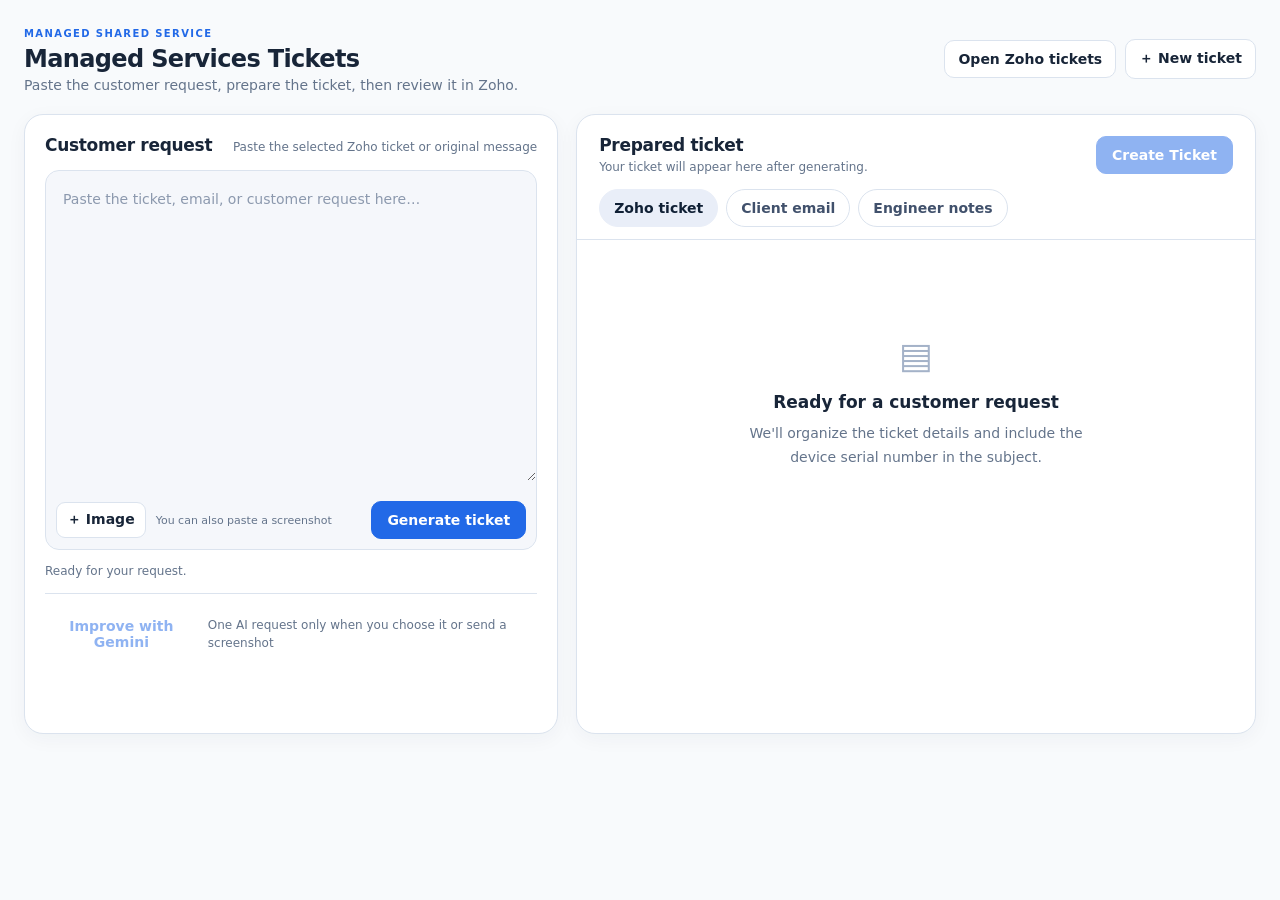
<file: managed-services/ticket-workspace/index.html>
<!doctype html>
<html lang="en">
<head>
  <meta charset="utf-8">
  <meta name="viewport" content="width=device-width,initial-scale=1">
  <meta name="color-scheme" content="light dark">
  <title>Managed Services Tickets — MAU</title>
  <link rel="stylesheet" href="style.css">
</head>
<body>
<main class="page">
  <header class="page-heading">
    <div><span class="eyebrow">MANAGED SHARED SERVICE</span><h1>Managed Services Tickets</h1><p>Paste the customer request, prepare the ticket, then review it in Zoho.</p></div>
    <div class="heading-actions"><a class="outline" href="https://helpcenter.amti.com.ph/agent/amtiphilippines/managed-shared-service/tickets/list/all-cases" target="_blank" rel="noopener noreferrer">Open Zoho tickets</a><button type="button" id="newTicket" class="outline">＋ New ticket</button></div>
  </header>
  <div class="workspace-grid">
    <section class="entry-card" aria-labelledby="source-heading">
      <div class="entry-header"><h2 id="source-heading">Customer request</h2><span class="quiet">Paste the selected Zoho ticket or original message</span></div>
      <div class="composer">
        <textarea id="source" spellcheck="true" placeholder="Paste the ticket, email, or customer request here…" aria-label="Customer ticket details"></textarea>
        <div class="attachments" id="attachments" hidden></div>
        <div class="composer-bottom">
          <label class="attachment-button" for="upload">＋ Image</label><input id="upload" type="file" accept="image/png,image/jpeg,image/webp" multiple hidden>
          <span class="composer-tip">You can also paste a screenshot</span>
          <button type="button" class="primary" id="generate">Generate ticket</button>
        </div>
      </div>
      <p class="status" id="status" role="status" aria-live="polite">Ready for your request.</p>
      <div id="history" class="history" hidden></div>
      <div class="entry-footer"><button type="button" id="improve" class="text-link" disabled>Improve with Gemini</button><span class="quiet">One AI request only when you choose it or send a screenshot</span></div>
    </section>

    <section class="result-card" aria-labelledby="ticket-heading">
      <div class="result-top">
        <div><h2 id="ticket-heading">Prepared ticket</h2><p id="resultHint">Your ticket will appear here after generating.</p></div>
        <button id="createTicket" class="primary" type="button" disabled>Create Ticket</button>
      </div>
      <div class="tabs" role="tablist" aria-label="Prepared ticket and separate conversations">
        <button class="tab active" data-mode="zoho" role="tab" aria-selected="true">Zoho ticket</button>
        <button class="tab" data-mode="email" role="tab" aria-selected="false">Client email</button>
        <button class="tab" data-mode="notes" role="tab" aria-selected="false">Engineer notes</button>
      </div>
      <div class="result-scroll">
        <div id="emptyState" class="empty"><div class="empty-icon">▤</div><h3>Ready for a customer request</h3><p>We'll organize the ticket details and include the device serial number in the subject.</p></div>
        <div id="zohoView" hidden>
          <div class="field-title"><h3>Ticket details</h3><span class="quiet">You can correct any field before autofill.</span></div>
          <div class="fields" id="ticketFields"></div>
          <details class="advanced"><summary>Zoho settings</summary><label for="newZohoUrl">New Ticket page address</label><input id="newZohoUrl" type="url" value="https://helpcenter.amti.com.ph/agent/amtiphilippines/managed-shared-service/tickets/new" readonly><p class="quiet">Uses the Managed Services department. An open Managed Services Edit Ticket tab is used first.</p></details>
          <div class="action-row"><button id="copyFields" type="button" class="outline">Copy ticket fields</button><span class="quiet">Zoho does not save automatically.</span></div>
        </div>
        <div id="emailView" hidden>
          <div class="field-title"><h3>Client email</h3><span class="quiet">Review the message before sending.</span></div>
          <label for="emailTicketNumber">Zoho ticket number</label><input id="emailTicketNumber" inputmode="numeric" placeholder="Enter ticket number after creating it">
          <div class="cc-block">
            <label for="emailCc">Cc</label>
            <textarea id="emailCc" class="cc-input" rows="5" spellcheck="false" placeholder="Email addresses, separated by commas or new lines" aria-label="Client email Cc recipients"></textarea>
            <div class="cc-actions"><button type="button" id="saveCc" class="outline">Save Cc</button><button type="button" id="copyCc" class="outline">Copy Cc</button><span id="ccStatus" class="quiet" aria-live="polite"></span></div>
          </div>
          <label for="emailText" class="email-body-label">Email</label>
          <textarea class="prepared-text" id="emailText" aria-label="Editable client email"></textarea><div class="action-row"><button type="button" id="copyEmail" class="outline">Copy email</button></div>
        </div>
        <div id="notesView" hidden>
          <div class="field-title"><h3>Engineer notes</h3><span class="quiet">Requested work and safe next steps</span></div>
          <textarea class="prepared-text" id="notesText" aria-label="Editable engineer notes"></textarea><div class="action-row"><button type="button" id="copyNotes" class="outline">Copy notes</button></div>
        </div>
        <div id="modeChat" class="mode-chat" hidden><h3>Follow-up conversation</h3><div class="mode-messages" id="modeMessages"></div><div class="follow-input"><input id="followQuestion" placeholder="Ask for a change or clarification…" aria-label="Ask a question about this ticket"><button type="button" id="sendFollow" class="outline">Ask Gemini</button></div></div>
      </div>
    </section>
  </div>
</main>
<script src="managed-ticket.js"></script>
<script src="app.js"></script>
</body>
</html>
</file>
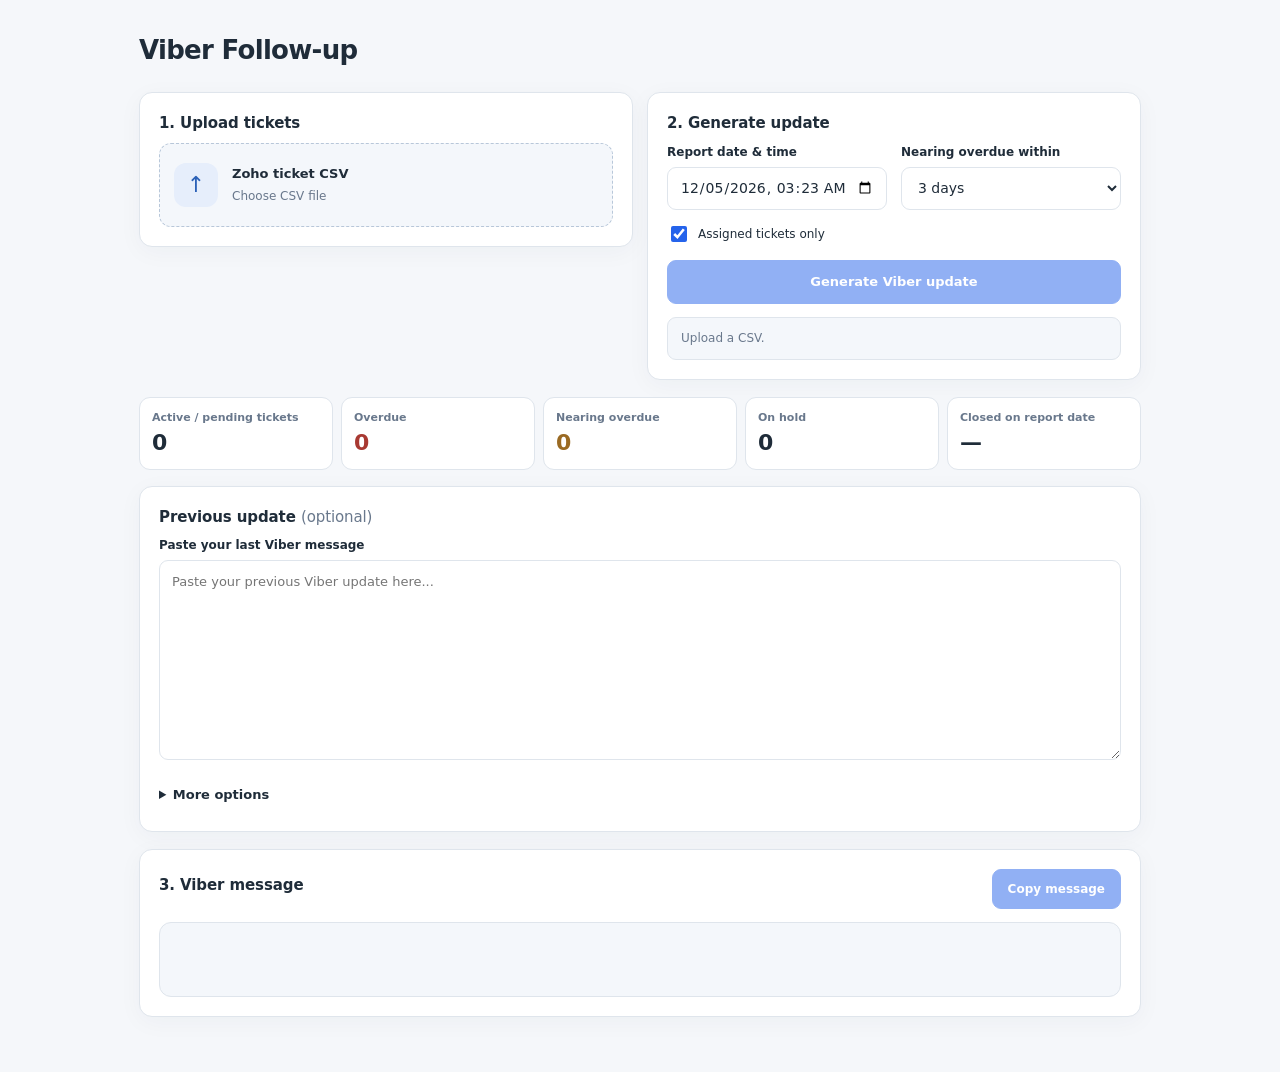
<file: reporting/followup.html>
<!doctype html>
<html lang="en">
<head>
<meta charset="utf-8"><meta name="viewport" content="width=device-width, initial-scale=1">
<title>MAU Operation Desk — Viber Follow-up</title>
<style>
:root{font:14px/1.5 Inter,system-ui,-apple-system,"Segoe UI",sans-serif;color:#202d3b;background:#f5f7fa;--bg:#f5f7fa;--surface:#fff;--border:#dfe5ec;--text:#1f2c39;--muted:#69788c;--field:#fff;--blue:#2563eb;--soft:#f4f7fb;--shadow:0 5px 24px rgba(30,45,70,.04);--danger:#a83932;--warning:#9a6a23}body.theme-dark{color-scheme:dark;--bg:#1a1c21;--surface:#22252c;--border:#353a43;--text:#edf1f7;--muted:#a5afbf;--field:#171a20;--soft:#1d2027;--shadow:none;--danger:#fc9c9c;--warning:#f7cc77}*{box-sizing:border-box}html,body{margin:0;min-height:100%;background:var(--bg);color:var(--text)}button,input,textarea,select{font:inherit;color:inherit}button{cursor:pointer}button:disabled{cursor:not-allowed;opacity:.5}button:focus-visible,input:focus-visible,textarea:focus-visible{outline:3px solid #86b5fa;outline-offset:2px}.page{max-width:1360px;margin:0 auto;padding:30px 30px 60px}.eyebrow{font-weight:650;font-size:11px;color:var(--muted);letter-spacing:.5px}.hero{display:flex;justify-content:space-between;gap:20px;align-items:center;margin-bottom:24px}.hero h1{font-size:27px;letter-spacing:-.7px;margin:6px 0;color:var(--text)}.hero p{margin:0;color:var(--muted);font-size:13px;max-width:720px}.pill{border:1px solid var(--border);background:var(--surface);border-radius:99px;padding:7px 12px;font-size:11px;font-weight:650;color:var(--muted);white-space:nowrap}.top-grid{display:grid;grid-template-columns:minmax(0,1.25fr) minmax(300px,1fr);gap:16px}.card{border:1px solid var(--border);background:var(--surface);padding:22px;border-radius:13px;box-shadow:var(--shadow);min-width:0}.card h2{font-size:15px;margin:0 0 8px;font-weight:700;letter-spacing:-.1px}.hint{font-size:12px;color:var(--muted);margin:0 0 14px;line-height:1.6}.upload{position:relative;display:flex;align-items:center;gap:14px;border:1.5px dashed #b8c7d9;border-radius:12px;background:var(--soft);padding:23px 18px;min-height:106px;cursor:pointer}.upload:hover,.upload.drag{border-color:#407ded}.upload.loaded{border-style:solid;border-color:#64a585}.upload input{position:absolute;inset:0;opacity:0;cursor:pointer;width:100%;height:100%}.upload-symbol{display:grid;place-items:center;width:44px;height:44px;border-radius:12px;background:#e6eefb;color:#2b61b7;font-size:22px;flex:0 0 auto}body.theme-dark .upload-symbol{background:#263143;color:#9fc1ff}.upload strong{display:block;margin-bottom:4px;font-size:13px}.upload small{display:block;color:var(--muted);font-size:12px;overflow-wrap:anywhere}.fine{font-size:11px;color:var(--muted);margin-top:11px}.fields{display:grid;grid-template-columns:1fr 1fr;gap:14px}.field{display:grid;gap:6px;min-width:0}.field label,.field-label{font-size:12px;font-weight:650;color:var(--text)}.field input,.field select,textarea{border:1px solid var(--border);border-radius:9px;background:var(--field);padding:11px 12px;width:100%;min-width:0}.field input{height:43px}.field-note{font-size:11px;color:var(--muted)}.btn{display:inline-flex;align-items:center;justify-content:center;border:1px solid var(--border);border-radius:9px;background:var(--surface);padding:10px 15px;font-size:12px;font-weight:650;gap:7px;transition:background .15s}.btn:hover:not(:disabled){background:var(--soft)}.btn.primary{background:var(--blue);border-color:var(--blue);color:#fff}.btn.primary:hover:not(:disabled){background:#1d50c3}.btn.wide{width:100%;margin-top:15px;min-height:44px;font-size:13px}.checkbox-row{display:flex;align-items:center;gap:8px;font-size:12px;margin:13px 0 0;cursor:pointer}.checkbox-row input{width:16px;height:16px;accent-color:var(--blue)}.checkbox-row small{font-size:11px;color:var(--muted)}.notice{margin-top:13px;padding:11px 13px;border-radius:9px;background:var(--soft);border:1px solid var(--border);font-size:12px;color:var(--muted);line-height:1.6}.notice.warn{border-color:#dfc99d;color:var(--warning)}.notice.ok{border-color:#a5c9b3;color:#236344}body.theme-dark .notice.ok{color:#a9dfbd}.stats{display:grid;grid-template-columns:repeat(5,1fr);gap:12px;margin-top:17px}.stat{background:var(--surface);border:1px solid var(--border);border-radius:11px;padding:15px 17px}.stat span{display:block;font-size:11px;color:var(--muted);font-weight:650}.stat strong{display:block;font-size:25px;margin-top:4px;font-weight:750;line-height:1.2}.stat.overdue strong{color:var(--danger)}.stat.near strong{color:var(--warning)}.edit-card{margin-top:17px}.edit-fields{display:grid;grid-template-columns:1fr 1fr;gap:16px}.previous-viber{margin:0 0 17px}.previous-viber textarea{min-height:155px;resize:vertical;font-size:12px;line-height:1.7;font-family:ui-monospace,Consolas,monospace}.edit-fields textarea{min-height:94px;resize:vertical;font-size:12px;line-height:1.6}.edit-fields code{font-size:11px;color:var(--muted)}.edit-fields .field-note{margin:0 0 8px;line-height:1.5}.output{margin-top:17px}.output-tools{display:flex;justify-content:space-between;align-items:center;flex-wrap:wrap;gap:12px;margin:0 0 13px}.output-tools p{margin:0;color:var(--muted);font-size:12px}.output-buttons{display:flex;gap:8px;flex-wrap:wrap}.preview{padding:22px 24px;border:1px solid var(--border);background:var(--soft);border-radius:12px;color:var(--text);font:13px/1.75 Consolas,"Courier New",monospace;white-space:pre-wrap;overflow-wrap:anywhere;max-height:700px;overflow:auto;min-height:170px;user-select:text}.preview.empty{font:13px/1.5 Inter,system-ui,sans-serif;color:var(--muted)}.table-section{margin-top:17px}.search-row{display:flex;justify-content:space-between;align-items:center;gap:12px}.search-row input{width:min(320px,100%);background:var(--field);border:1px solid var(--border);border-radius:9px;padding:10px 12px;font-size:12px}.table-wrap{overflow:auto;max-height:360px;border:1px solid var(--border);border-radius:10px}.table-wrap table{width:100%;border-collapse:collapse;font-size:12px}.table-wrap th{text-align:left;background:var(--soft);color:var(--muted);position:sticky;top:0;z-index:1;font-weight:650}.table-wrap th,.table-wrap td{padding:11px 13px;border-bottom:1px solid var(--border);white-space:nowrap}.table-wrap td.wrap{white-space:normal;min-width:200px}.empty-table{padding:18px;color:var(--muted);font-size:12px}.status-overrides{margin-top:14px}.status-overrides summary{font-size:12px;font-weight:650;cursor:pointer;color:var(--muted)}.status-overrides .field-note{margin:10px 0}.status-overrides textarea{min-height:70px;font-size:12px;resize:vertical}.badge{display:inline-block;border-radius:99px;background:var(--soft);border:1px solid var(--border);padding:3px 8px;font-size:11px}.footer{margin-top:18px;font-size:11px;color:var(--muted)}@media(max-width:960px){.top-grid,.edit-fields{grid-template-columns:1fr}.stats{grid-template-columns:repeat(3,1fr)}}@media(max-width:650px){.page{padding:20px 14px 45px}.hero{align-items:flex-start;flex-direction:column}.fields{grid-template-columns:1fr}.stats{grid-template-columns:repeat(2,1fr)}.card{padding:15px}.preview{padding:15px}.output-tools{align-items:flex-start}}@media print{.hero,.top-grid,.stats,.edit-card,.output-tools,.table-section,.footer{display:none!important}.output{margin:0}.card{border:none;box-shadow:none;padding:0}.preview{border:none;max-height:none}}

/* Simplified Viber workflow */
#reviewCard>summary{cursor:pointer;font-weight:650;font-size:13px;color:var(--text);padding:4px 0}
#reviewCard .search-row{margin:15px 0 10px}

.page{max-width:1050px;padding:25px 24px 55px}.hero{margin-bottom:16px}.hero h1{font-size:26px}
.top-grid{grid-template-columns:minmax(0,1fr) minmax(0,1fr);gap:14px;align-items:start}
.card{padding:19px}.upload{min-height:84px;padding:14px}.edit-card{margin-top:16px}
.previous-viber textarea{min-height:100px;max-height:220px;resize:vertical;font:13px/1.5 Inter,system-ui,sans-serif}
.advanced-edit,.review-warnings{margin-top:15px}.advanced-edit>summary,.review-warnings>summary{font-size:13px;font-weight:650;color:var(--text);cursor:pointer;padding:8px 0}
.advanced-edit .edit-fields{margin:12px 0}.review-warnings[hidden]{display:none}
#previewHint:empty{display:none}.preview.empty{min-height:75px}.preview{font-size:14px;line-height:1.65}
.stats{gap:8px}.stat{padding:12px}.stat strong{font-size:22px}
@media(max-width:800px){.top-grid,.edit-fields{grid-template-columns:1fr}.page{padding:18px 14px}.hero h1{font-size:23px}}
</style>
</head>
<body>
<main class="page">
  <header class="hero"><div><h1>Viber Follow-up</h1></div></header>
  <div class="top-grid">
    <section class="card"><h2>1. Upload tickets</h2><label class="upload" id="dropzone"><span class="upload-symbol" id="fileSymbol">↑</span><span><strong>Zoho ticket CSV</strong><small id="fileInfo">Choose CSV file</small></span><input type="file" accept=".csv,text/csv" id="csvInput" aria-label="Upload Zoho Desk CSV ticket export"></label></section>
    <section class="card"><h2>2. Generate update</h2><div class="fields"><div class="field"><label for="asOf">Report date & time</label><input type="datetime-local" id="asOf"></div><div class="field"><label for="nearHours">Nearing overdue within</label><select id="nearHours"><option value="12">12 hours</option><option value="24">24 hours</option><option value="48">48 hours</option><option selected value="72">3 days</option><option value="168">7 days</option></select></div></div><label class="checkbox-row" for="assignedOnly"><input type="checkbox" id="assignedOnly" checked><span>Assigned tickets only</span></label><button id="generateBtn" class="btn primary wide" disabled>Generate Viber update</button><div class="notice" id="importStatus">Upload a CSV.</div></section>
  </div>
  <div class="stats" id="stats" hidden><div class="stat"><span>Active / pending tickets</span><strong id="countActive">0</strong></div><div class="stat overdue"><span>Overdue</span><strong id="countOverdue">0</strong></div><div class="stat near"><span>Nearing overdue</span><strong id="countNear">0</strong></div><div class="stat"><span>On hold</span><strong id="countHold">0</strong></div><div class="stat"><span>Closed on report date</span><strong id="countClosed">—</strong></div></div>
  <section class="card edit-card"><h2>Previous update <span style="font-weight:400;color:var(--muted)">(optional)</span></h2>
<div class="field previous-viber"><label for="previousViber" class="field-label">Paste your last Viber message</label><textarea id="previousViber" rows="9" spellcheck="false" placeholder="Paste your previous Viber update here..."></textarea></div>
<details class="advanced-edit"><summary>More options</summary><div class="edit-fields"><div><label class="field-label" for="noteLines">Ticket notes</label><textarea id="noteLines" placeholder="#110882 | Backups completed. PMO backups disabled; for closing\n#111131 | Ongoing Integrity Restore" spellcheck="false"></textarea></div><div><label class="field-label" for="closureLines">Closed times (if missing)</label><textarea id="closureLines" placeholder="#111684 | 13 Oct 2026 05:34 PM\n#111316 | 13 Oct 2026 06:29 PM | Ongoing cleanup" spellcheck="false"></textarea></div></div>
  <details class="status-overrides"><summary>Correct ticket statuses</summary><textarea id="statusLines" placeholder="#111263 | On Hold | 13 Oct 2026 01:02 PM"></textarea></details></details>
  <details class="review-warnings" id="reviewWarnings" hidden><summary id="reviewWarningSummary">Check details</summary><div class="notice" id="reviewStatus"></div></details></section>
  <section class="card output" id="outputCard"><div class="output-tools"><div><h2>3. Viber message</h2><p id="previewHint"></p></div><div class="output-buttons"><button class="btn primary" disabled id="copyReport">Copy message</button></div></div><div id="preview" class="preview empty" aria-live="polite"></div></section>
  <details class="card table-section" id="reviewCard" hidden><summary>View tickets</summary><div class="search-row"><div><p class="hint" id="rowCountHint"></p></div><input type="search" id="search" placeholder="Find ticket"></div><div class="table-wrap"><table><thead><tr><th>Ticket</th><th>Customer</th><th>Severity</th><th>Status</th><th>Due date</th><th>Engineer</th></tr></thead><tbody id="reviewRows"></tbody></table><div class="empty-table" id="tableEmpty" hidden>No matching tickets.</div></div></details>
  
</main>
<script src="followup.js"></script>
</body></html>
</file>
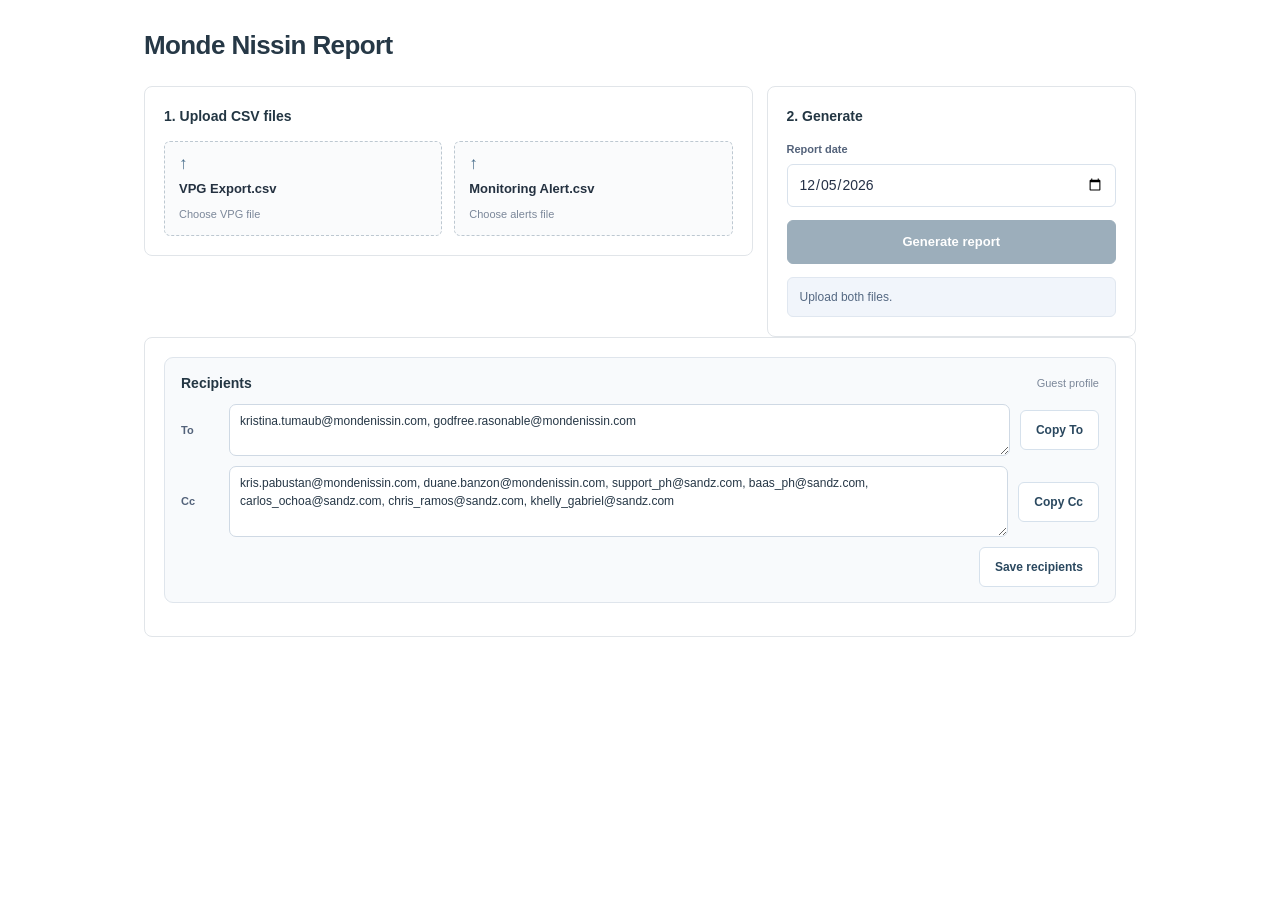
<file: reporting/monde.html>
<!doctype html>
<html lang="en">
<head>
<meta charset="utf-8"><meta name="viewport" content="width=device-width,initial-scale=1">
<title>Monde Nissin — Daily Reporting</title>
<style>
:root{font:14px/1.5 Inter,ui-sans-serif,-apple-system,BlinkMacSystemFont,"Segoe UI",Arial,sans-serif;color:#253249;background:#f5f7fb}*{box-sizing:border-box}body{margin:0;background:#f5f7fb}button,input,textarea{font:inherit}button{cursor:pointer}button:disabled{opacity:.48;cursor:not-allowed}button:focus-visible,input:focus-visible,textarea:focus-visible,.drop:focus-within{outline:3px solid #92bdfd;outline-offset:2px}.page{max-width:1380px;margin:0 auto;padding:34px 40px 65px}.eyebrow{font-size:11px;font-weight:800;color:#2475bd;text-transform:uppercase;letter-spacing:1.5px}.hero{display:flex;justify-content:space-between;align-items:center;gap:24px;margin-bottom:24px}.hero h1{margin:5px 0 9px;font-size:30px;letter-spacing:-1px;line-height:1.2;color:#19293f}.hero p{margin:0;color:#728098;font-size:13px}.muted{color:#7b8799}.badge{padding:6px 11px;border:1px solid #d7e3f2;border-radius:30px;background:#edf5ff;color:#285f9c;font-size:11px;font-weight:750;white-space:nowrap}.card{background:#fff;border:1px solid #e2e7ef;border-radius:15px;box-shadow:0 4px 16px #25354e08;padding:22px;min-width:0}.heading{display:flex;gap:12px;align-items:center;justify-content:space-between;margin-bottom:14px}.heading h2{font-size:16px;letter-spacing:-.3px;margin:0;color:#253249}.heading p{margin:5px 0 0;color:#7b8799;font-size:12px}.step{display:inline-flex;align-items:center;justify-content:center;background:#e7f0ff;color:#1e67c3;border-radius:9px;width:30px;height:30px;font-weight:800;margin-right:8px}.top-grid{display:grid;grid-template-columns:minmax(0,1.38fr) minmax(270px,1fr);gap:18px}.file-grid{display:grid;grid-template-columns:1fr 1fr;gap:12px}.drop{display:flex;flex-direction:column;justify-content:center;gap:7px;min-height:153px;border:1.5px dashed #c9d7e8;background:#f9fbff;border-radius:12px;padding:20px;position:relative;transition:.2s}.drop:hover,.drop.drag{border-color:#3c80d9;background:#f1f7ff}.drop.ready{border-color:#83c9a5;background:#f1faf5}.drop input{position:absolute;inset:0;width:100%;height:100%;opacity:0;cursor:pointer}.drop strong{font-size:13px;overflow-wrap:anywhere}.drop small{color:#7b8799;font-size:11px;overflow-wrap:anywhere}.drop .symbol{font-size:22px;color:#317ad5;line-height:1}.drop.ready .symbol{color:#12834d}.controls{display:flex;flex-direction:column;gap:13px}.field-label{display:block;font-size:11px;font-weight:750;color:#53627a;margin-bottom:6px}.date-input{width:100%;height:43px;border:1px solid #d9e2ec;border-radius:9px;padding:0 11px;background:#fff;color:#243046}.btn{border:1px solid #d6e1ec;border-radius:9px;background:white;color:#33516f;font-weight:700;padding:10px 15px;font-size:12px;display:inline-flex;align-items:center;justify-content:center;gap:7px;transition:background .18s}.btn:hover:not(:disabled){background:#f0f5fa}.btn.primary{color:white;border-color:#1769d1;background:#1769d1;box-shadow:0 6px 14px #1f73de25}.btn.primary:hover:not(:disabled){background:#075abd}.btn.wide{width:100%;min-height:46px;font-size:13px}.mini{font-size:11px;color:#7b8799}.info{border-radius:9px;background:#f1f5fb;border:1px solid #e0e7f0;padding:10px 12px;color:#546882;font-size:12px}.info.warn{background:#fff7eb;border-color:#f4deb2;color:#8f641d}.info.ok{background:#eef9f2;border-color:#cde9d5;color:#23704a}.results{margin-top:22px}.numbers{display:grid;grid-template-columns:repeat(4,1fr);gap:12px}.stat{padding:17px 18px;background:white;border:1px solid #e2e8f0;border-radius:13px}.stat span{font-size:11px;color:#738099;font-weight:650}.stat strong{display:block;font-size:27px;letter-spacing:-.7px;margin:3px 0 0;color:#26354b}.stat.green strong{color:#19915b}.stat.amber strong{color:#d18b19}.stat.red strong{color:#d64955}.section{margin-top:22px}.site-grid{display:grid;grid-template-columns:repeat(auto-fit,minmax(230px,1fr));gap:12px}.site{padding:15px 17px;border:1px solid #e0e8f1;border-radius:12px;background:#fff}.site strong{display:block;font-size:12px;color:#27394f}.site .detail{font-size:11px;margin-top:8px;color:#6e7d91}.site .site-rpo{font-size:19px;font-weight:800;letter-spacing:-.4px;color:#26354a;margin-top:3px}.site .flag{display:inline-block;margin-top:8px;font-size:11px;font-weight:750;color:#b47a1d}.alert-list{display:grid;gap:8px}.alert-item{border:1px solid #e3e8ef;border-radius:9px;padding:12px 13px;background:#fdfefe;font-size:12px}.alert-item.red{border-left:4px solid #dc5860}.alert-item.yellow{border-left:4px solid #d4a12e}.alert-head{display:flex;justify-content:space-between;gap:10px;font-weight:750;margin-bottom:5px}.alert-item p{margin:0;color:#6b778d;overflow-wrap:anywhere}.report-card{margin-top:22px}.toolbar{display:flex;flex-wrap:wrap;justify-content:space-between;align-items:center;gap:12px;margin-bottom:12px}.toolbar-btns{display:flex;gap:7px;flex-wrap:wrap}.subject{background:#f4f7fb;border:1px solid #e0e8f0;padding:11px 14px;border-radius:8px;font-size:12px;margin-bottom:13px;overflow-wrap:anywhere}.subject b{color:#53657e}.preview{min-height:165px;max-height:none;background:#fff;border:1px solid #dde5f0;border-radius:10px;padding:22px 24px;font-family:Arial,Helvetica,sans-serif;font-size:13px;line-height:1.5;color:#192027;overflow-wrap:anywhere}.preview h4{font-size:13px;margin:16px 0 5px}.preview p{margin:0 0 12px}.preview .site-block{margin:15px 0 20px}.preview .site-block p{margin:5px 0}.preview .alert-line{margin:7px 0 10px}.preview table{border-collapse:collapse;margin-top:6px;max-width:560px;width:100%}.preview td,.preview th{border:1px solid #545454;padding:5px 8px;text-align:left;font-size:12px}.preview .report-image{max-width:100%;max-height:350px;object-fit:contain;display:block;margin-top:10px}.copy-tip{font-size:11px;color:#738196}.screens{margin-top:12px}.screens summary,.details summary{cursor:pointer;color:#2b6ca9;font-weight:700;font-size:12px;padding:7px 0}.screens-grid{display:grid;grid-template-columns:repeat(auto-fit,minmax(220px,1fr));gap:9px;margin-top:7px}.screen-field{display:flex;flex-direction:column;gap:6px;font-size:11px;font-weight:700}.screen-field input{width:100%;font-size:11px;color:#4d5d72}.details{margin-top:15px}.details-body{margin-top:9px;padding-top:12px;border-top:1px solid #e4e9f1}.info-text{font-size:11px;color:#8693a6}.empty{border:1px dashed #d7e0eb;background:#f9fbfd;border-radius:9px;padding:13px;font-size:12px;color:#8290a2}.hidden{display:none!important}.toast{position:fixed;bottom:24px;right:24px;z-index:99;background:#1c314e;color:#fff;padding:11px 16px;font-size:12px;border-radius:9px;box-shadow:0 10px 24px #162a4e33;opacity:0;pointer-events:none;transition:opacity .2s}.toast.visible{opacity:1}.footer{margin-top:20px;font-size:11px;color:#8896a8}@media(max-width:900px){.page{padding:24px 20px 45px}.top-grid{grid-template-columns:1fr}.numbers{grid-template-columns:repeat(2,1fr)}}@media(max-width:600px){.file-grid{grid-template-columns:1fr}.hero{align-items:flex-start}.hero h1{font-size:24px}.toolbar{align-items:flex-start}.stat strong{font-size:23px}.preview{padding:16px 14px}}@media print{.hero,.top-grid,.results,.toolbar,.screens,.footer,.copy-tip,.info{display:none!important}.page{padding:0}.card{border:0;box-shadow:none}.report-card{display:block}.preview{border:0;padding:0}}
/* MAU styling — simple operations workbench */
:root{font-family:Inter,"Segoe UI",Arial,sans-serif;color:#293744;background:#f5f6f8}
body{background:#f5f6f8}
.page{max-width:1300px;padding:27px 28px 50px}
.hero{margin-bottom:20px}.hero h1{font-size:24px;letter-spacing:-.6px;color:#263846}
.eyebrow{color:#647585;letter-spacing:.9px;font-weight:650;font-size:10px}
.hero p{color:#75818b}.badge{border-radius:5px;color:#536575;background:#eef1f3;border-color:#e0e5ea;font-weight:550}
.card{border-radius:8px;box-shadow:none;border-color:#e1e5e9;padding:21px}
.heading h2{font-size:14px;color:#233643;letter-spacing:0}
.step{display:none}
.drop{border-radius:6px;min-height:129px;padding:15px;background:#fafbfc;border:1px dashed #bdc8d1}
.drop:hover,.drop.drag{border-color:#375a77;background:#f4f7f9}
.drop.ready{background:#eff7f2;border-color:#86b39c}
.drop .symbol{font-size:17px;color:#4b708d}
.date-input,.subject,.info,.stat,.site,.preview,.alert-item{border-radius:6px}
.btn{border-radius:6px;font-size:12px;font-weight:600;color:#2a485f}
.btn.primary{background:#315772;border-color:#315772;box-shadow:none}
.btn.primary:hover:not(:disabled){background:#213f57}
.btn.wide{min-height:44px}
.numbers,.site-grid{gap:10px}
.stat{padding:15px 16px}
.stat strong{font-size:26px}
.preview{font-size:13px}
@media(max-width:900px){.page{padding:22px 18px}.top-grid{grid-template-columns:1fr}}

/* Reporting follows the main app appearance preference */
:root{color:#243140;background:#fff}
body{background:#fff;color:#243140}
body.theme-dark{color:#f0f2f6;background:#1b1d22}
body.theme-dark .page{background:#1b1d22}
body.theme-dark .hero h1,body.theme-dark .heading h2,body.theme-dark .site strong,body.theme-dark .preview h4{color:#f4f5f7}
body.theme-dark .hero p,body.theme-dark .muted,body.theme-dark .mini,body.theme-dark .eyebrow{color:#b3bbc8}
body.theme-dark .badge{background:#252831;border-color:#3a3f48;color:#ccd5e1}
body.theme-dark .card,body.theme-dark .stat,body.theme-dark .site,body.theme-dark .preview,body.theme-dark .alert-item,body.theme-dark .subject,body.theme-dark .empty{background:#22252a;border-color:#3c4149;color:#f0f2f6}
body.theme-dark .heading p,body.theme-dark .site .detail,body.theme-dark .alert-item p,body.theme-dark .preview,body.theme-dark .preview p,body.theme-dark .subject{color:#c2cbd5}
body.theme-dark .drop{background:#1b1d22;border-color:#4a505c}
body.theme-dark .drop:hover,body.theme-dark .drop.drag{background:#262d38;border-color:#7da7fc}
body.theme-dark .drop.ready{background:#1b3024;border-color:#3d8761}
body.theme-dark .drop .symbol{color:#90b4ff}
body.theme-dark .date-input{background:#1b1d22;color:#fff;border-color:#464d58}
body.theme-dark .btn{background:#30343d;color:#fff;border-color:#474e57}
body.theme-dark .btn:hover:not(:disabled){background:#414754}
body.theme-dark .btn.primary{background:#286bde;border-color:#286bde}
body.theme-dark .info{background:#252a34;border-color:#434b58;color:#c8d4e3}
body.theme-dark .info.ok{background:#1a3326;border-color:#38664d;color:#a2dab8}
body.theme-dark .info.warn{background:#423123;border-color:#80603e;color:#f4d49f}
body.theme-dark .stat strong,body.theme-dark .site .site-rpo{color:#f4f5f7}
body.theme-dark .stat.green strong{color:#76d6a0}
body.theme-dark .stat.amber strong{color:#ffd17b}
body.theme-dark .stat.red strong{color:#ff959b}
body.theme-dark .preview{background:#fff;color:#202124}
body.theme-dark .preview h4,body.theme-dark .preview p,body.theme-dark .preview .site-block{color:#202124}
body.theme-dark .preview table td,body.theme-dark .preview table th{color:#202124}
body.theme-dark .preview .site-block,body.theme-dark .preview .alert-line{background:#fff;color:#202124}
body.theme-dark .subject b{color:#dfe7f2}
body.theme-dark .screens summary,body.theme-dark .details summary{color:#a6c8ff}
body.theme-dark .screen-field input{color:#e5e7eb}
body.theme-dark .footer,body.theme-dark .info-text{color:#afb7c4}
html:has(body.theme-dark){background:#1b1d22}
body.theme-dark .drop{background:#1b1d22!important;border-color:#4a505c!important;color:#f2f4f6!important}
body.theme-dark .drop strong{color:#f2f4f6!important}
body.theme-dark .drop small{color:#b3bdc9!important}
body.theme-dark .preview .empty{background:#f6f8fa!important;border-color:#d1dbe6!important;color:#566575!important}
body.theme-dark .date-input{color-scheme:dark}



/* Straightforward workspace layout */
.page{max-width:1040px;margin:0 auto;padding:25px 24px 55px}
.hero{margin-bottom:16px}.hero h1{font-size:26px}.top-grid{grid-template-columns:minmax(0,1.4fr) minmax(240px,.85fr);gap:14px;align-items:start}
.card{padding:19px}.drop{min-height:90px;padding:13px 14px}.drop .symbol{font-size:17px}
.report-card{margin-top:18px}.preview{font-size:14px;line-height:1.65;min-height:120px;padding:20px}
.report-card .subject{font-size:14px;line-height:1.6}.report-card .toolbar{justify-content:flex-end}
#reportHint:empty{display:none}.results{border:1px solid #dfe5ec;border-radius:8px;margin-top:16px;padding:0 18px;background:#fff}
.results>summary{cursor:pointer;font-weight:600;font-size:13px;padding:14px 0;color:#34475e}
.results-content{padding-bottom:18px}.results .section{margin-top:15px}
body.theme-dark .results{background:#22252a;border-color:#3c4149}body.theme-dark .results>summary{color:#dbe2ec}
@media(max-width:720px){.top-grid{grid-template-columns:1fr}.page{padding:18px 14px}.file-grid{grid-template-columns:1fr}.hero h1{font-size:23px}}

.mail-recipients{border:1px solid #dfe5ec;border-radius:9px;padding:15px 16px;margin-bottom:14px;background:#f8fafc;display:grid;gap:10px}
.mail-recipients .heading{margin-bottom:0}.recipients-row{display:grid;grid-template-columns:38px minmax(0,1fr) auto;gap:10px;align-items:center}
.recipients-row .field-label{margin-bottom:0}.recipients-row textarea{min-width:0;width:100%;resize:vertical;background:white;color:#263746;border:1px solid #cfd9e4;border-radius:7px;padding:8px 10px;line-height:1.45;font-size:12px}
.recipients-row button{white-space:nowrap}.mail-recipients #saveRecipients{justify-self:end}body.theme-dark .mail-recipients{background:#292d35;border-color:#484f59}body.theme-dark .recipients-row textarea{background:#191d23;color:#fff;border-color:#505761}
@media(max-width:580px){.recipients-row{grid-template-columns:30px minmax(0,1fr)}.recipients-row button{grid-column:2;justify-self:start}}
</style>
<script>
  window.addEventListener('message',function(event){
    if(event.source!==window.parent||!event.data||event.data.type!=='MAU_APPEARANCE')return;
    document.body.classList.toggle('theme-dark',!!event.data.dark);
  });
</script>
</head>
<body>
<div class="page">
  <header class="hero"><div><h1>Monde Nissin Report</h1></div></header>
  <div class="top-grid">
    <section class="card"><div class="heading"><h2>1. Upload CSV files</h2></div><div class="file-grid">
       <label class="drop" id="vpgDrop"><span class="symbol" id="vpgSymbol">↑</span><strong>VPG Export.csv</strong><small id="vpgFileLabel">Choose VPG file</small><input type="file" id="vpgInput" accept=".csv,text/csv" aria-label="Upload VPG Export.csv"></label>
       <label class="drop" id="alertDrop"><span class="symbol" id="alertSymbol">↑</span><strong>Monitoring Alert.csv</strong><small id="alertFileLabel">Choose alerts file</small><input type="file" id="alertInput" accept=".csv,text/csv" aria-label="Upload Monitoring Alert.csv"></label>
    </div></section>
    <section class="card"><div class="heading"><h2>2. Generate</h2></div><div class="controls"><div><label class="field-label" for="reportDate">Report date</label><input class="date-input" id="reportDate" type="date"></div><button class="btn primary wide" id="generateBtn" disabled>Generate report</button><div id="sourceStatus" class="info">Upload both files.</div></div></section>
  </div>
  <section class="card recipient-card"><div class="mail-recipients"><div class="heading"><h2>Recipients</h2><span id="recipientsStatus" class="mini"></span></div>
  <div class="recipients-row"><label class="field-label" for="recipientTo">To</label><textarea id="recipientTo" rows="2" spellcheck="false" aria-label="Email recipients To"></textarea><button class="btn" id="copyTo" type="button">Copy To</button></div>
  <div class="recipients-row"><label class="field-label" for="recipientCc">Cc</label><textarea id="recipientCc" rows="3" spellcheck="false" aria-label="Email recipients Cc"></textarea><button class="btn" id="copyCc" type="button">Copy Cc</button></div>
  <button class="btn" id="saveRecipients" type="button">Save recipients</button>
 </div></section>
  <details class="results hidden" id="results"><summary>View VPG details</summary><div class="results-content"><div class="heading"><h2>VPG status</h2></div><div class="numbers">
   <div class="stat"><span>Total VPGs</span><strong id="countTotal">—</strong></div><div class="stat green"><span>Healthy</span><strong id="countGreen">—</strong></div><div class="stat amber"><span>Warning</span><strong id="countYellow">—</strong></div><div class="stat red"><span>Error</span><strong id="countRed">—</strong></div>
  </div><div class="section"><div class="heading"><h2>Recovery sites</h2></div><div class="site-grid" id="siteGrid"></div></div><details class="details"><summary id="alertToggle">Review monitoring alerts</summary><div class="details-body"><div id="alertList" class="alert-list"></div><div id="zvmAlerts" class="alert-list" style="margin-top:12px"></div></div></details>
  <details class="screens"><summary>Add screenshots</summary><div class="screens-grid" id="screenshotInputs"></div></details>
  </div></details>
  <section class="card report-card" id="reportCard" hidden><div class="heading"><h2>3. Email</h2></div><div class="toolbar"><span class="copy-tip" id="reportHint"></span><div class="toolbar-btns"><button id="copySubject" class="btn" disabled>Copy subject</button><button id="copyTable" class="btn" disabled>Copy table</button><button id="copyReport" class="btn primary" disabled>Copy email + table</button></div></div><div class="subject" id="reportSubject"><b>Subject:</b> —</div><div class="preview" id="reportPreview"></div></section>
  
</div><div class="toast" id="toast" role="status" aria-live="polite"></div>
<script src="monde.js?v=3.2.5-report-sla-final"></script>
</body></html>
</file>
<file: managed-services/ticket-workspace/style.css>
:root{font-family:Inter,system-ui,-apple-system,'Segoe UI',Arial,sans-serif;color:#182538;background:#f8fafc;font-size:14px;--paper:#fff;--line:#dbe3ee;--soft:#f5f7fb;--muted:#64748b;--ink:#182538;--blue:#2269e7;--blue-hover:#1956bb;--shadow:0 5px 20px rgba(30,48,80,.045)}
*{box-sizing:border-box}body{margin:0;background:transparent;color:var(--ink)}button,input,textarea,select{font:inherit}button{cursor:pointer}button:disabled{opacity:.5;cursor:not-allowed}button:focus-visible,input:focus-visible,textarea:focus-visible,select:focus-visible,summary:focus-visible{outline:2px solid #508cef;outline-offset:2px}.page{max-width:1660px;margin:0 auto;padding:24px 24px 36px}.page-heading{display:flex;justify-content:space-between;align-items:center;gap:16px;margin-bottom:21px}.eyebrow{font-size:10px;letter-spacing:1.4px;font-weight:800;color:var(--blue)}h1{font-size:24px;letter-spacing:-.65px;margin:5px 0 4px}h2{font-size:17px;margin:0;letter-spacing:-.3px}h3{font-size:14px;margin:0}p{margin:0}.page-heading p{color:var(--muted)}.workspace-grid{display:grid;grid-template-columns:minmax(350px,.88fr) minmax(490px,1.12fr);gap:18px;align-items:stretch}.entry-card,.result-card{background:var(--paper);border:1px solid var(--line);border-radius:19px;box-shadow:var(--shadow);min-height:620px;overflow:hidden}.entry-card{display:flex;flex-direction:column;padding:20px}.entry-header,.field-title{display:flex;justify-content:space-between;align-items:baseline;gap:10px}.quiet{font-size:12px;color:var(--muted);line-height:1.5}.entry-header{margin-bottom:14px}.composer{border:1px solid var(--line);border-radius:14px;background:var(--soft);overflow:hidden}.composer textarea{border:0;outline:0!important;background:transparent;width:100%;height:310px;min-height:180px;padding:17px;line-height:1.7;resize:vertical;color:var(--ink)}.composer textarea::placeholder{color:#8c99ae}.composer-bottom{display:flex;gap:10px;padding:9px 10px 10px;align-items:center}.composer-tip{flex:1;color:var(--muted);font-size:11px}.attachment-button{padding:8px 10px;border:1px solid var(--line);border-radius:9px;background:var(--paper);cursor:pointer;font-weight:600;white-space:nowrap}.attachments{display:flex;gap:8px;flex-wrap:wrap;padding:0 12px 8px}.thumbnail{position:relative;width:84px;min-height:74px;border:1px solid var(--line);border-radius:9px;overflow:hidden;background:var(--paper)}.thumbnail img{width:84px;height:68px;object-fit:cover;display:block}.thumbnail button{position:absolute;right:2px;top:2px;border:0;background:rgba(255,255,255,.95);border-radius:50%;line-height:1;box-shadow:0 1px 3px #0002}.thumbnail span{display:block;padding:3px 5px;font-size:9px;white-space:nowrap;text-overflow:ellipsis;overflow:hidden}.status{min-height:22px;margin-top:14px;color:var(--muted);font-size:12px}.status.is-error{color:#b42318}.status.is-success{color:#237348}.entry-footer{display:flex;align-items:center;justify-content:space-between;gap:10px;margin-top:7px;border-top:1px solid var(--line);padding-top:16px}.text-link{border:0;background:none;padding:8px 3px;color:var(--blue);font-weight:700}.history{margin-top:16px;border-top:1px solid var(--line);padding-top:14px}.history h3{font-size:12px;margin-bottom:6px}.history-list{display:flex;flex-direction:column;gap:5px}.history-list button{border:0;background:transparent;color:var(--ink);text-align:left;padding:8px 10px;border-radius:8px}.history-list button:hover{background:var(--soft)}.primary{border:1px solid var(--blue);border-radius:10px;background:var(--blue);color:#fff;font-weight:700;padding:10px 15px;white-space:nowrap}.primary:hover:not(:disabled){background:var(--blue-hover)}.outline{padding:10px 13px;border:1px solid var(--line);border-radius:10px;background:var(--paper);font-weight:650;color:var(--ink)}.outline:hover:not(:disabled){background:var(--soft)}.result-card{display:flex;flex-direction:column}.result-top{display:flex;justify-content:space-between;align-items:center;padding:20px 22px 15px;gap:14px}.result-top p{color:var(--muted);font-size:12px;margin-top:5px}.tabs{display:flex;gap:8px;flex-wrap:wrap;border-bottom:1px solid var(--line);padding:0 22px 12px}.tab{background:var(--paper);color:#41516c;border:1px solid var(--line);padding:10px 14px;border-radius:25px;font-weight:650}.tab.active{background:#e9eef8;border-color:#e9eef8;color:#102035}.result-scroll{padding:20px 22px 24px;max-height:690px;overflow-y:auto}.empty{text-align:center;margin:75px auto;max-width:340px}.empty-icon{font-size:36px;color:#a4b2c8;margin-bottom:16px}.empty h3{font-size:17px}.empty p{color:var(--muted);line-height:1.7;margin-top:10px}.field-title{margin-bottom:18px}.fields{display:grid;grid-template-columns:repeat(2,minmax(0,1fr));gap:13px}.field{display:flex;flex-direction:column;gap:6px}.field.span{grid-column:1/-1}.field label,.result-scroll>div>label,.advanced label{font-size:12px;color:#495b75;font-weight:700}.field input,.field textarea,.field select,.result-scroll>div>input,.advanced input{width:100%;background:var(--soft);border:1px solid var(--line);border-radius:9px;padding:11px;color:var(--ink);min-height:41px}.field textarea{min-height:94px;resize:vertical;line-height:1.55}.field textarea.tasks{min-height:124px}.field .hint{font-size:11px;color:var(--muted)}.prepared-text{width:100%;display:block;min-height:320px;max-height:560px;border-radius:11px;border:1px solid var(--line);padding:17px;background:var(--soft);color:var(--ink);resize:vertical;line-height:1.7;margin-top:12px}.advanced{border:1px solid var(--line);border-radius:10px;padding:14px;margin-top:16px}.advanced summary{cursor:pointer;font-weight:650}.advanced label{display:block;margin-top:13px;margin-bottom:6px}.advanced p{margin-top:7px}.action-row{display:flex;align-items:center;justify-content:flex-start;gap:14px;margin-top:15px}.mode-chat{border-top:1px solid var(--line);margin-top:20px;padding-top:18px}.mode-messages{display:flex;flex-direction:column;gap:10px;max-height:280px;overflow-y:auto;margin-top:12px}.message{border-radius:10px;padding:11px 14px;line-height:1.55;white-space:pre-wrap;overflow-wrap:anywhere;background:var(--soft)}.message.user{align-self:flex-end;background:#e9effa;max-width:95%}.follow-input{display:flex;gap:8px;margin-top:12px}.follow-input input{min-width:0;flex:1;border:1px solid var(--line);border-radius:9px;padding:10px;background:var(--soft);color:var(--ink)}.result-scroll>div>input{margin-top:7px}.result-scroll>div>input+.prepared-text{margin-top:14px}body.dark{--paper:#20252f;--line:#3b4251;--soft:#292f3a;--muted:#a3adc1;--ink:#e6edf8;--blue:#548af2;--blue-hover:#396ad0;--shadow:0 5px 20px rgba(0,0,0,.07);background:#181d26}.dark .tab.active{background:#37445e;color:#fff;border-color:#37445e}.dark .message.user{background:#33435e}.dark .attachment-button{color:var(--ink)}
@media(max-width:1110px){.workspace-grid{grid-template-columns:1fr}.entry-card,.result-card{min-height:0}.composer textarea{height:235px}.result-scroll{max-height:none}}
@media(max-width:600px){.page{padding:16px 12px}.page-heading{align-items:flex-start}.page-heading h1{font-size:20px}.entry-card{padding:15px}.result-top{padding:16px 14px}.result-scroll{padding:16px 14px}.tabs{padding:0 14px 12px}.fields{grid-template-columns:1fr}.entry-header{display:block}.composer-tip{display:none}}

.heading-actions{display:flex;gap:9px;align-items:center}.heading-actions a.outline{text-decoration:none;white-space:nowrap}.heading-actions a.outline:hover{background:var(--soft)}
@media(max-width:760px){.page-heading{flex-wrap:wrap}.heading-actions{width:100%}}

/* Editable client email Cc, stored separately for each profile and customer. */
.cc-block{margin-top:16px}.cc-block label,.email-body-label{display:block;font-size:12px;color:#495b75;font-weight:700;margin-bottom:7px}
.cc-input{width:100%;min-height:108px;border:1px solid var(--line);border-radius:9px;background:var(--soft);padding:11px 13px;color:var(--ink);line-height:1.5;resize:vertical}
.cc-actions{display:flex;flex-wrap:wrap;align-items:center;gap:9px;margin-top:9px}.cc-actions .outline{padding:8px 12px}
.email-body-label{margin-top:16px;margin-bottom:0}.email-body-label + .prepared-text{margin-top:8px}
.dark .cc-block label,.dark .email-body-label{color:var(--muted)}
</file>
